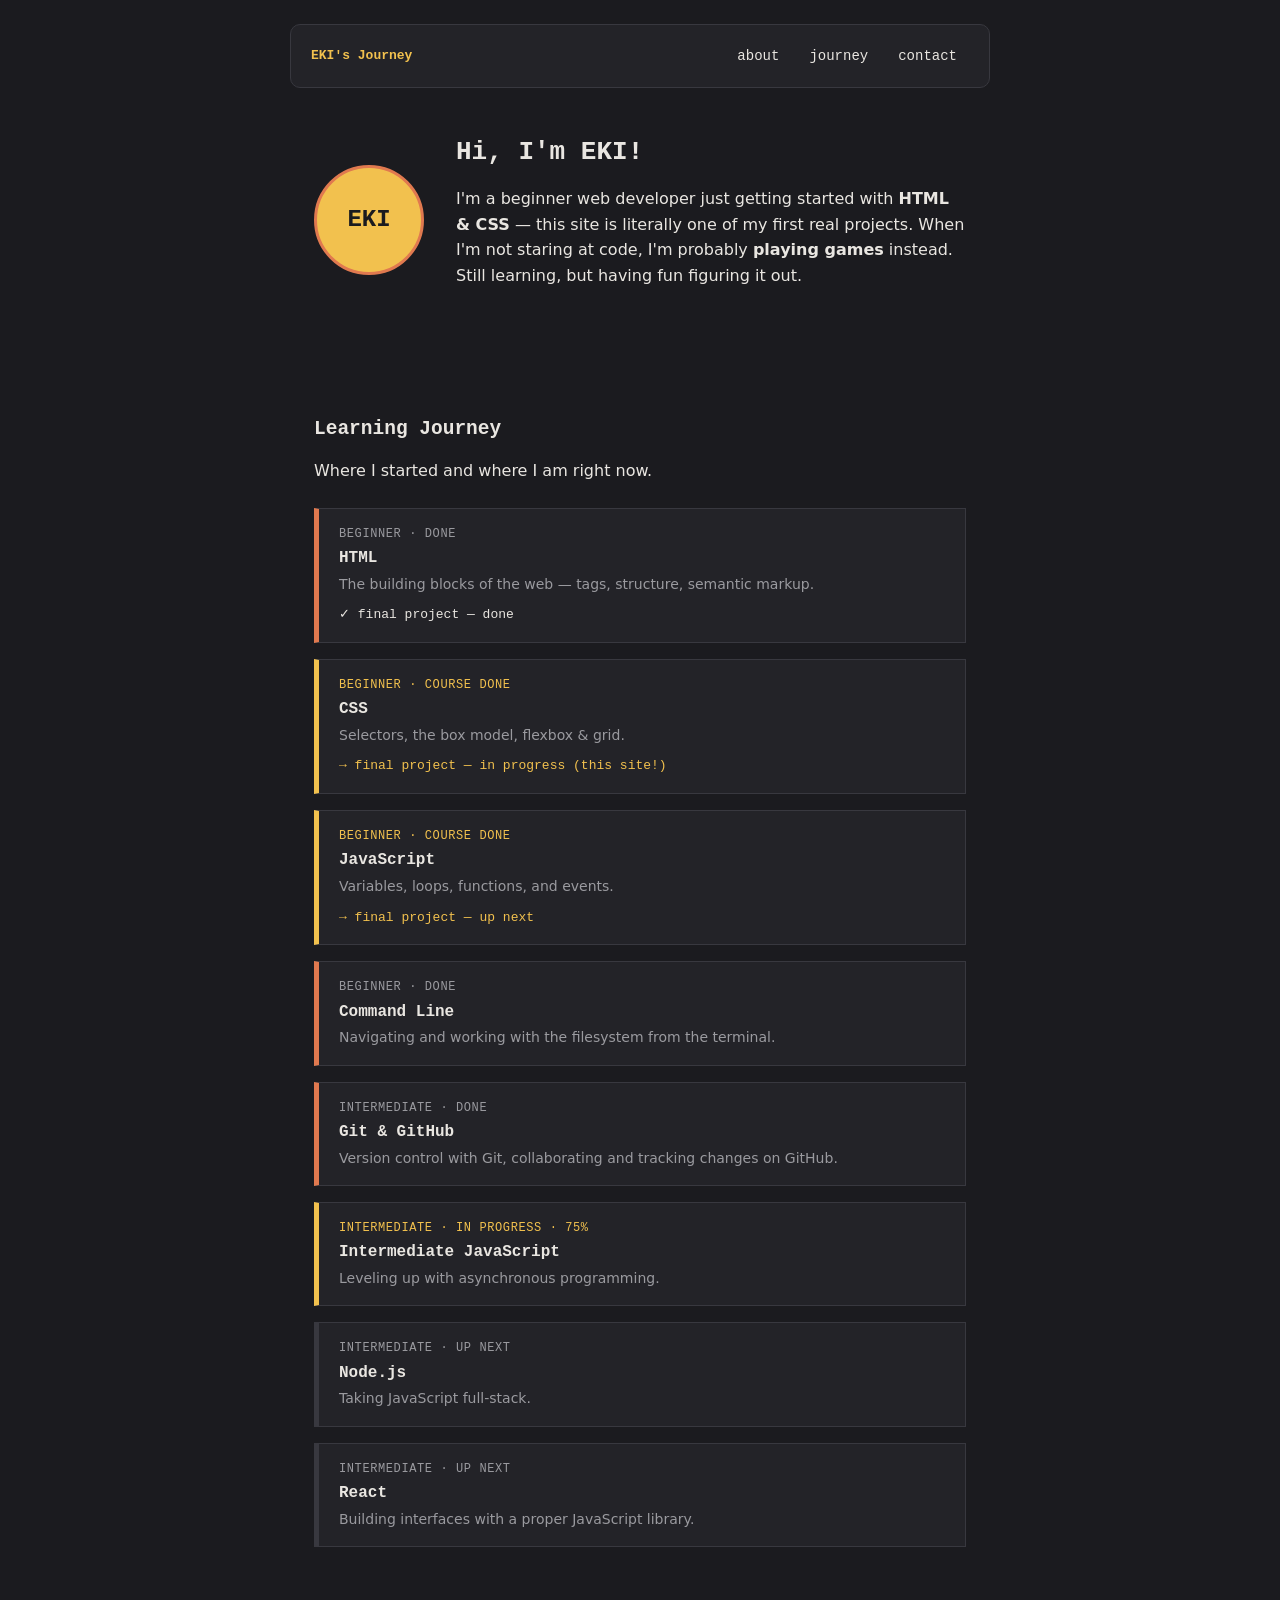
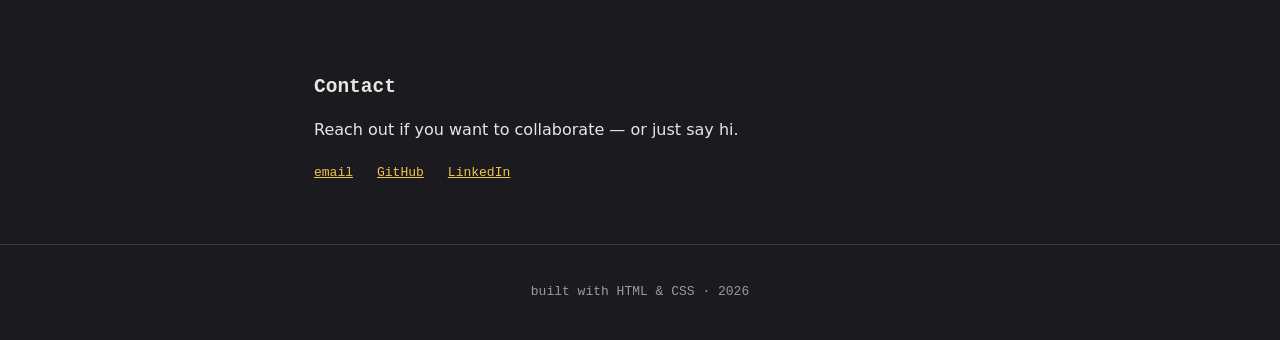
<file: css/index.html>
<!doctype html>
<html lang="en">
  <head>
    <meta charset="UTF-8" />
    <meta name="viewport" content="width=device-width, initial-scale=1.0" />
    <title>EKI – Personal Site</title>
    <link href="styles.css" rel="stylesheet" />
  </head>
  <body>
    <header>
      <span class="logo">EKI's Journey</span>
      <nav>
        <a href="#about">about</a>
        <a href="#journey">journey</a>
        <a href="#contact">contact</a>
      </nav>
    </header>

    <main>
      <section id="about" class="about">
        <div class="avatar">EKI</div>
        <div class="about-text">
          <h1>Hi, I'm EKI!</h1>
          <p>
            I'm a beginner web developer just getting started with
            <strong>HTML &amp; CSS</strong> — this site is literally one of my
            first real projects. When I'm not staring at code, I'm probably
            <strong>playing games</strong> instead. Still learning, but having
            fun figuring it out.
          </p>
        </div>
      </section>

      <section id="journey" class="journey">
        <h2>Learning Journey</h2>
        <p>Where I started and where I am right now.</p>
        <ul class="course-list">
          <li class="course done">
            <span class="status">beginner · done</span>
            <h3>HTML</h3>
            <p>
              The building blocks of the web — tags, structure, semantic markup.
            </p>
            <ul class="sub-steps">
              <li class="sub-step done">✓ final project — done</li>
            </ul>
          </li>

          <li class="course active">
            <span class="status">beginner · course done</span>
            <h3>CSS</h3>
            <p>Selectors, the box model, flexbox &amp; grid.</p>
            <ul class="sub-steps">
              <li class="sub-step active">
                → final project — in progress (this site!)
              </li>
            </ul>
          </li>

          <li class="course active">
            <span class="status">beginner · course done</span>
            <h3>JavaScript</h3>
            <p>Variables, loops, functions, and events.</p>
            <ul class="sub-steps">
              <li class="sub-step active">→ final project — up next</li>
            </ul>
          </li>

          <li class="course done">
            <span class="status">beginner · done</span>
            <h3>Command Line</h3>
            <p>Navigating and working with the filesystem from the terminal.</p>
          </li>

          <li class="course done">
            <span class="status">intermediate · done</span>
            <h3>Git &amp; GitHub</h3>
            <p>
              Version control with Git, collaborating and tracking changes on
              GitHub.
            </p>
          </li>

          <li class="course active">
            <span class="status">intermediate · in progress · 75%</span>
            <h3>Intermediate JavaScript</h3>
            <p>Leveling up with asynchronous programming.</p>
          </li>

          <li class="course">
            <span class="status">intermediate · up next</span>
            <h3>Node.js</h3>
            <p>Taking JavaScript full-stack.</p>
          </li>

          <li class="course">
            <span class="status">intermediate · up next</span>
            <h3>React</h3>
            <p>Building interfaces with a proper JavaScript library.</p>
          </li>
        </ul>
      </section>

      <section id="contact" class="contact">
        <h2>Contact</h2>
        <p>Reach out if you want to collaborate — or just say hi.</p>
        <ul class="contact-list">
          <li><a href="mailto:eki7.te@email.com">email</a></li>
          <li>
            <a href="https://github.com/tomaseckhardt" target="_blank"
              >GitHub</a
            >
          </li>
          <li>
            <a
              href="https://www.linkedin.com/in/tom%C3%A1%C5%A1-eckhardt-4a7600174/"
              target="_blank"
              >LinkedIn</a
            >
          </li>
        </ul>
      </section>
    </main>

    <footer>
      <p>built with HTML &amp; CSS · 2026</p>
    </footer>
  </body>
</html>
</file>
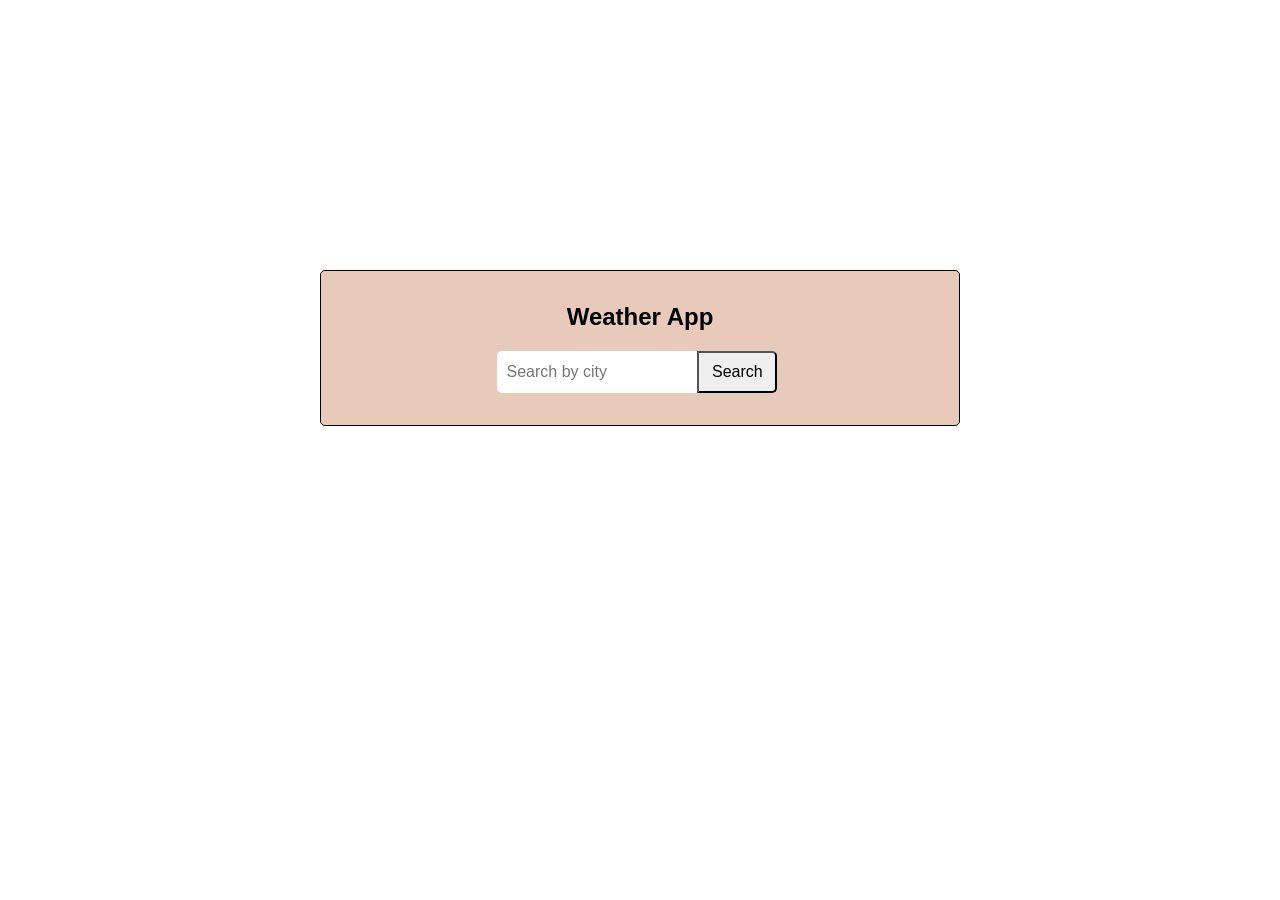
<file: FinalProjectJavaScript/index.html>
<!DOCTYPE html>
<html lang="en">
<head>
  <link href="styles.css" rel="stylesheet" />
  <title>Weather App</title>
</head>
<body>
 <main>
   <section id="weather-wrapper">
     <h1>Weather App</h1>
     <div id="weather-search">
       <input id="search" type="text" placeholder="Search by city" />
       <input id="submit" type="submit" onclick="fetchWeather()" value="Search" />
     </div>
     <div id="weather-data" style="display: none;"></div>
   </section>
 </main>
 <script src="script.js"></script>
</body>
</html>
</file>
<file: css/styles.css>
/* ---------- základ ---------- */

* {
  box-sizing: border-box;
}

body {
  margin: 0;
  background-color: #1b1b1f;
  color: #e9e6e1;
  font-family: system-ui, -apple-system, "Segoe UI", Roboto, sans-serif;
  line-height: 1.6;
}

h1,
h2,
h3 {
  font-family: monospace;
  line-height: 1.3;
}

a {
  color: #f2c14e;
}

section {
  max-width: 700px;
  margin: 0 auto;
  padding: 48px 24px;
}

/* ---------- header ---------- */

header {
  position: sticky;
  top: 24px;
  z-index: 10;
  display: flex;
  justify-content: space-between;
  align-items: center;
  max-width: 700px;
  margin: 24px auto 0;
  padding: 14px 20px;
  background-color: #232328;
  border: 1px solid #38383f;
  border-radius: 10px;
}

.logo {
  font-family: monospace;
  font-weight: bold;
  color: #f2c14e;
}

header nav {
  display: flex;
  gap: 6px;
}

header nav a {
  font-family: monospace;
  font-size: 14px;
  text-decoration: none;
  color: #e9e6e1;
  padding: 6px 12px;
  border-radius: 6px;
  transition: background-color 0.2s, color 0.2s;
}

header nav a:hover {
  background-color: #1b1b1f;
  color: #e0794f;
}

/* ---------- about ---------- */

.about {
  display: flex;
  align-items: center;
  gap: 32px;
}

.avatar {
  flex-shrink: 0;
  width: 110px;
  height: 110px;
  border-radius: 50%;
  border: 3px solid #e0794f;
  background-color: #f2c14e;
  color: #1b1b1f;
  display: flex;
  align-items: center;
  justify-content: center;
  font-family: monospace;
  font-size: 24px;
  font-weight: bold;
}

.about h1 {
  margin: 0 0 12px;
  font-size: 26px;
}

/* ---------- journey ---------- */

.course-list {
  list-style: none;
  margin: 24px 0 0;
  padding: 0;
}

.course {
  border: 1px solid #38383f;
  border-left: 5px solid #38383f;
  background-color: #232328;
  padding: 16px 20px;
  margin-bottom: 16px;
}

.course.done {
  border-left-color: #e0794f;
}

.course.active {
  border-left-color: #f2c14e;
}

.status {
  display: block;
  font-family: monospace;
  font-size: 12px;
  letter-spacing: 0.05em;
  text-transform: uppercase;
  color: #9a9a9f;
}

.course.active .status {
  color: #f2c14e;
}

.course h3 {
  margin: 4px 0;
  font-size: 16px;
}

.course p {
  margin: 0;
  color: #9a9a9f;
  font-size: 14px;
}

.sub-steps {
  list-style: none;
  margin: 10px 0 0;
  padding: 0;
}

.sub-step {
  font-family: monospace;
  font-size: 13px;
  color: #9a9a9f;
}

.sub-step.active {
  color: #f2c14e;
}

.sub-step.done {
  color: #e9e6e1;
}

/* ---------- contact ---------- */

.contact-list {
  list-style: none;
  display: flex;
  gap: 24px;
  padding: 0;
  margin-top: 20px;
  font-family: monospace;
}

/* ---------- footer ---------- */

footer {
  text-align: center;
  padding: 24px;
  border-top: 1px solid #38383f;
  color: #9a9a9f;
  font-family: monospace;
  font-size: 13px;
}

/* ---------- mobil ---------- */

@media (max-width: 600px) {
  header {
    flex-direction: column;
    gap: 12px;
  }

  .about {
    flex-direction: column;
    text-align: center;
  }
}
</file>
<file: FinalProjectJavaScript/styles.css>
* {
  margin: 0;
  padding: 0;
  box-sizing: border-box;
}

body {
  background-image: url(https://www.family.city/wp-content/uploads/hrad_praha_dark_v2.2.jpg);
  background-repeat: no-repeat;
  background-size: cover;
  font-family: "Gill Sans", "Gill Sans MT", Calibri, "Trebuchet MS", sans-serif;
  height: 100vh;
}

main {
  background-color: rgba(227, 193, 173, 0.85);
  position: relative;
  top: 30%;
  border: 1px solid;
  border-radius: 5px;
  min-width: 540px;
  max-width: 50%;
  margin: auto;
  padding: 2em;
}

h1 {
  margin-bottom: 20px;
}

#search {
  border-radius: 5px 0 0 5px;
  border: none;
  padding: 10px;
  font-size: 16px;
  width: 70%;
  height: 42px;
}

#submit {
  border-radius: 0 5px 5px 0;
  padding: 10px;
  font-size: 16px;
  width: 5em;
  cursor: pointer;
}

#weather-wrapper {
  display: flex;
  flex-direction: column;
  place-items: center;
  justify-content: space-between;
}

#weather-search {
  display: flex;
  width: 50%;
}

#weather-data {
  background-color: rgba(255, 255, 255, 0.85);
  border-radius: 5px;
  padding: 1.5em;
  margin-top: 20px;

  text-align: center;
  align-items: center;
  gap: 12px;
}

#weather-data > img {
  border-radius: 50%;
  background-color: lightskyblue;
}
</file>
